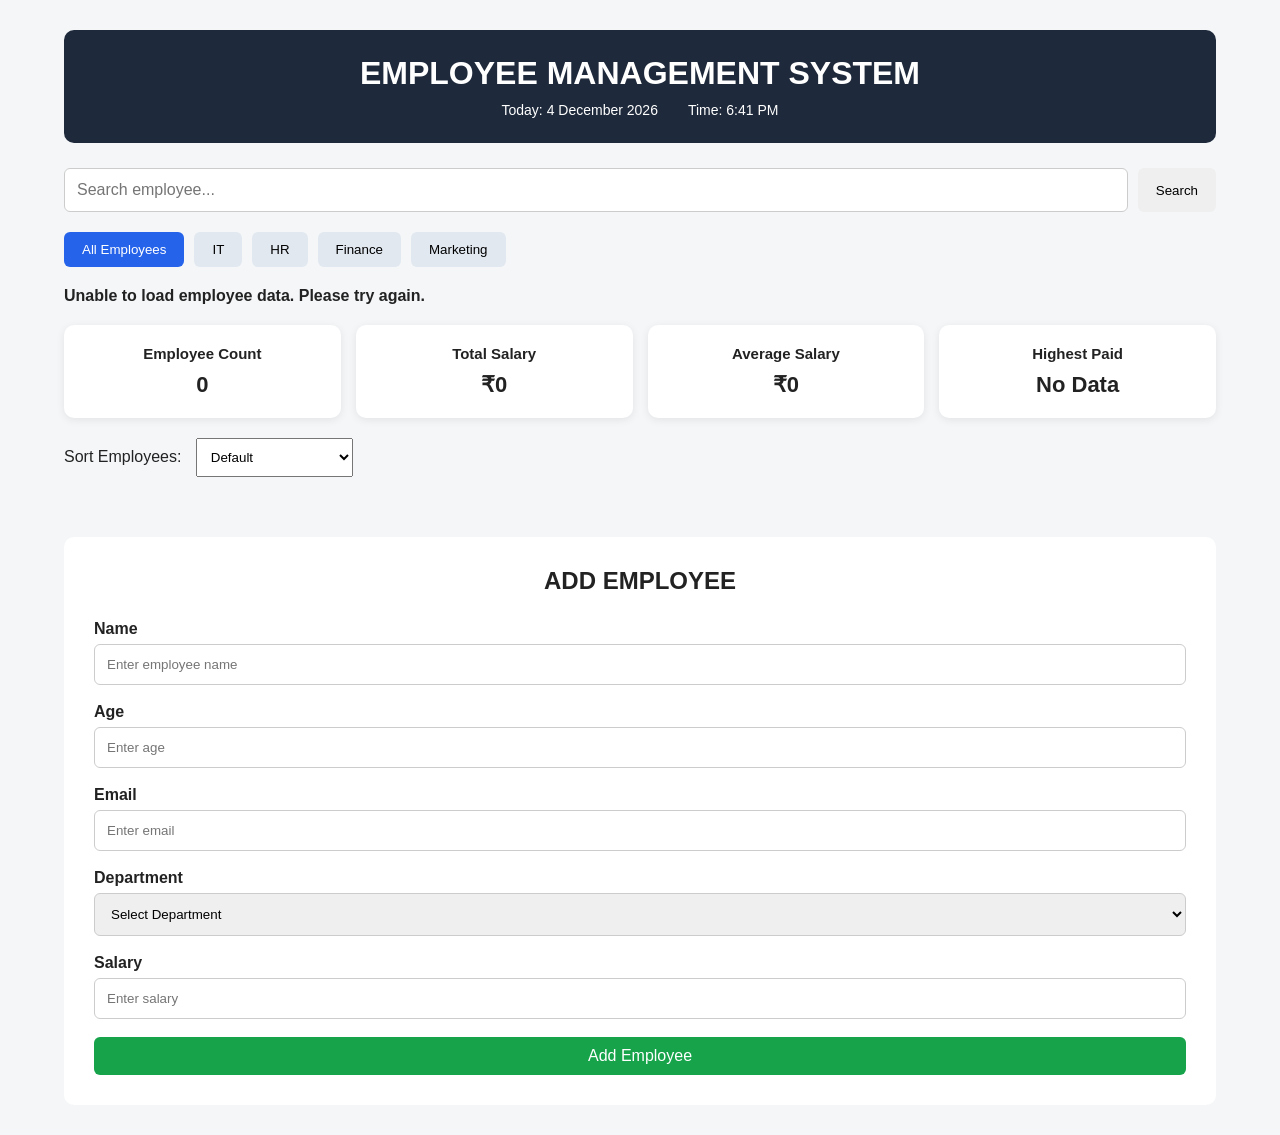
<file: index.html>
<!DOCTYPE html>
<html lang="en">
<head>
    <meta charset="UTF-8">
    <meta name="viewport" content="width=device-width, initial-scale=1.0">

    <title>Employee Management System</title>

    <link rel="stylesheet" href="style.css">
</head>

<body>

    <div class="container">

        <!-- HEADER -->
        <header>
            <h1>EMPLOYEE MANAGEMENT SYSTEM</h1>

            <div class="datetime">
                <span id="today"></span>
                <span id="currentTime"></span>
            </div>
        </header>


        <!-- SEARCH -->
        <section class="search-section">

            <input
                type="text"
                id="searchInput"
                placeholder="Search employee..."
            >

            <button id="searchBtn">
                Search
            </button>

        </section>


        <!-- DEPARTMENT FILTER -->
        <section class="filter-section">

            <button class="department-btn active" data-department="All">
                All Employees
            </button>

            <button class="department-btn" data-department="IT">
                IT
            </button>

            <button class="department-btn" data-department="HR">
                HR
            </button>

            <button class="department-btn" data-department="Finance">
                Finance
            </button>

            <button class="department-btn" data-department="Marketing">
                Marketing
            </button>

        </section>


        <!-- STATUS MESSAGE -->
        <p id="statusMessage">
            Loading employees...
        </p>


        <!-- EMPLOYEE COUNT -->
        <section class="dashboard">

            <div class="dashboard-box">
                <h3>Employee Count</h3>
                <p id="employeeCount">0</p>
            </div>

            <div class="dashboard-box">
                <h3>Total Salary</h3>
                <p id="totalSalary">₹0</p>
            </div>

            <div class="dashboard-box">
                <h3>Average Salary</h3>
                <p id="averageSalary">₹0</p>
            </div>

            <div class="dashboard-box">
                <h3>Highest Paid</h3>
                <p id="highestSalary">No Data</p>
            </div>

        </section>


        <!-- SORT -->
        <section class="sort-section">

            <label for="sortSelect">
                Sort Employees:
            </label>

            <select id="sortSelect">

                <option value="default">
                    Default
                </option>

                <option value="nameAsc">
                    Name A → Z
                </option>

                <option value="nameDesc">
                    Name Z → A
                </option>

                <option value="ageAsc">
                    Age Low → High
                </option>

                <option value="ageDesc">
                    Age High → Low
                </option>

                <option value="salaryAsc">
                    Salary Low → High
                </option>

                <option value="salaryDesc">
                    Salary High → Low
                </option>

            </select>

        </section>


        <!-- EMPLOYEE CARDS -->
        <section>

            <div id="employeeContainer" class="employee-grid">
                <!-- Employee cards will be created here -->
            </div>

        </section>


        <!-- ADD EMPLOYEE -->
        <section class="add-section">

            <h2>ADD EMPLOYEE</h2>

            <form id="employeeForm">

                <div class="form-group">

                    <label>Name</label>

                    <input
                        type="text"
                        id="nameInput"
                        placeholder="Enter employee name"
                    >

                    <small id="nameError"></small>

                </div>


                <div class="form-group">

                    <label>Age</label>

                    <input
                        type="number"
                        id="ageInput"
                        placeholder="Enter age"
                    >

                    <small id="ageError"></small>

                </div>


                <div class="form-group">

                    <label>Email</label>

                    <input
                        type="email"
                        id="emailInput"
                        placeholder="Enter email"
                    >

                    <small id="emailError"></small>

                </div>


                <div class="form-group">

                    <label>Department</label>

                    <select id="departmentInput">

                        <option value="">
                            Select Department
                        </option>

                        <option value="IT">
                            IT
                        </option>

                        <option value="HR">
                            HR
                        </option>

                        <option value="Finance">
                            Finance
                        </option>

                        <option value="Marketing">
                            Marketing
                        </option>

                    </select>

                    <small id="departmentError"></small>

                </div>


                <div class="form-group">

                    <label>Salary</label>

                    <input
                        type="number"
                        id="salaryInput"
                        placeholder="Enter salary"
                    >

                    <small id="salaryError"></small>

                </div>


                <button type="submit" class="add-btn">
                    Add Employee
                </button>

            </form>

        </section>

    </div>


    <script src="script.js"></script>

</body>
</html>
</file>
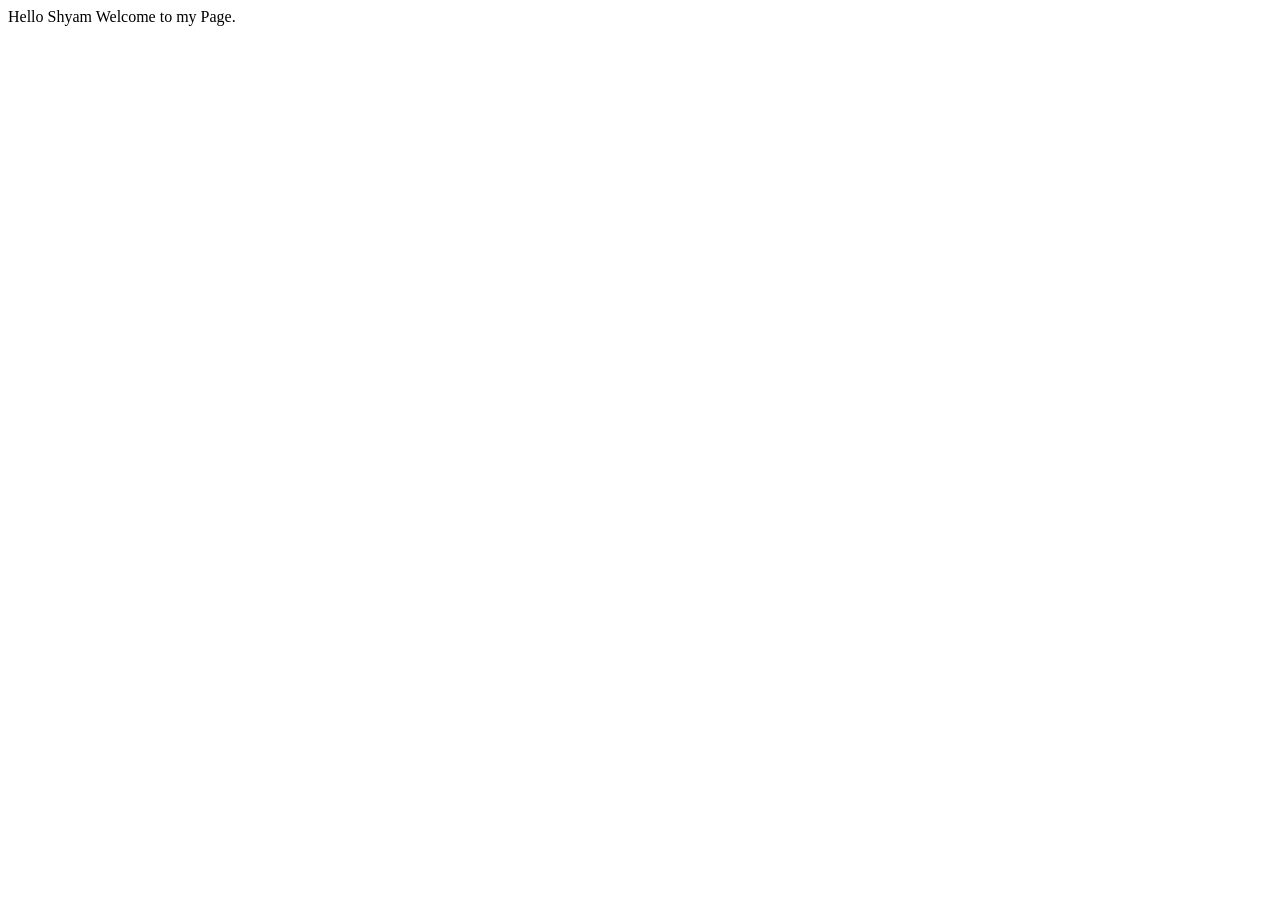
<file: index3.html>
<!DOCTYPE html>
<html lang="en">
<head>
    <meta charset="UTF-8">
    <meta name="viewport" content="width=device-width, initial-scale=1.0">
    <title>TASK 3</title>
</head>
<body>
    <script src="./task3.js" type=""></script>
</body>
</html>
</file>
<file: style.css>
* {
    margin: 0;
    padding: 0;
    box-sizing: border-box;
}

body {
    font-family: Arial, sans-serif;
    background: #f4f6f8;
    color: #222;
}

.container {
    width: 90%;
    max-width: 1200px;
    margin: 30px auto;
}


/* HEADER */

header {
    background: #1e293b;
    color: white;
    padding: 25px;
    text-align: center;
    border-radius: 10px;
}

header h1 {
    margin-bottom: 10px;
}

.datetime {
    display: flex;
    justify-content: center;
    gap: 30px;
    font-size: 14px;
}


/* SEARCH */

.search-section {
    margin-top: 25px;
    display: flex;
    gap: 10px;
}

.search-section input {
    flex: 1;
    padding: 12px;
    border: 1px solid #ccc;
    border-radius: 6px;
    font-size: 16px;
}

button {
    border: none;
    cursor: pointer;
    border-radius: 6px;
    padding: 10px 18px;
}


/* FILTER */

.filter-section {
    display: flex;
    gap: 10px;
    flex-wrap: wrap;
    margin: 20px 0;
}

.department-btn {
    background: #e2e8f0;
}

.department-btn.active {
    background: #2563eb;
    color: white;
}


/* STATUS */

#statusMessage {
    margin: 15px 0;
    font-weight: bold;
}


/* DASHBOARD */

.dashboard {
    display: grid;
    grid-template-columns: repeat(4, 1fr);
    gap: 15px;
    margin: 20px 0;
}

.dashboard-box {
    background: white;
    padding: 20px;
    border-radius: 10px;
    text-align: center;
    box-shadow: 0 2px 8px rgba(0, 0, 0, 0.08);
}

.dashboard-box h3 {
    font-size: 15px;
    margin-bottom: 10px;
}

.dashboard-box p {
    font-size: 22px;
    font-weight: bold;
}


/* SORT */

.sort-section {
    margin: 20px 0;
}

.sort-section select {
    padding: 10px;
    margin-left: 10px;
}


/* EMPLOYEE GRID */

.employee-grid {
    display: grid;
    grid-template-columns: repeat(3, 1fr);
    gap: 20px;
}


/* CARD */

.employee-card {
    background: white;
    padding: 20px;
    border-radius: 10px;
    box-shadow: 0 2px 10px rgba(0, 0, 0, 0.1);
}

.employee-card img {
    width: 100px;
    height: 100px;
    border-radius: 50%;
    object-fit: cover;
    display: block;
    margin: 0 auto 15px;
}

.employee-card h3 {
    text-align: center;
    margin-bottom: 12px;
}

.employee-card p {
    margin: 7px 0;
}

.delete-btn {
    width: 100%;
    margin-top: 15px;
    background: #dc2626;
    color: white;
}


/* ADD EMPLOYEE */

.add-section {
    background: white;
    margin-top: 40px;
    padding: 30px;
    border-radius: 10px;
}

.add-section h2 {
    text-align: center;
    margin-bottom: 25px;
}

.form-group {
    margin-bottom: 18px;
}

.form-group label {
    display: block;
    margin-bottom: 6px;
    font-weight: bold;
}

.form-group input,
.form-group select {
    width: 100%;
    padding: 12px;
    border: 1px solid #ccc;
    border-radius: 6px;
}

.form-group small {
    display: block;
    color: red;
    margin-top: 5px;
}

.add-btn {
    width: 100%;
    background: #16a34a;
    color: white;
    font-size: 16px;
}


/* RESPONSIVE */

@media (max-width: 900px) {

    .dashboard {
        grid-template-columns: repeat(2, 1fr);
    }

    .employee-grid {
        grid-template-columns: repeat(2, 1fr);
    }
}


@media (max-width: 600px) {

    .dashboard {
        grid-template-columns: 1fr;
    }

    .employee-grid {
        grid-template-columns: 1fr;
    }

    .search-section {
        flex-direction: column;
    }
}
</file>
